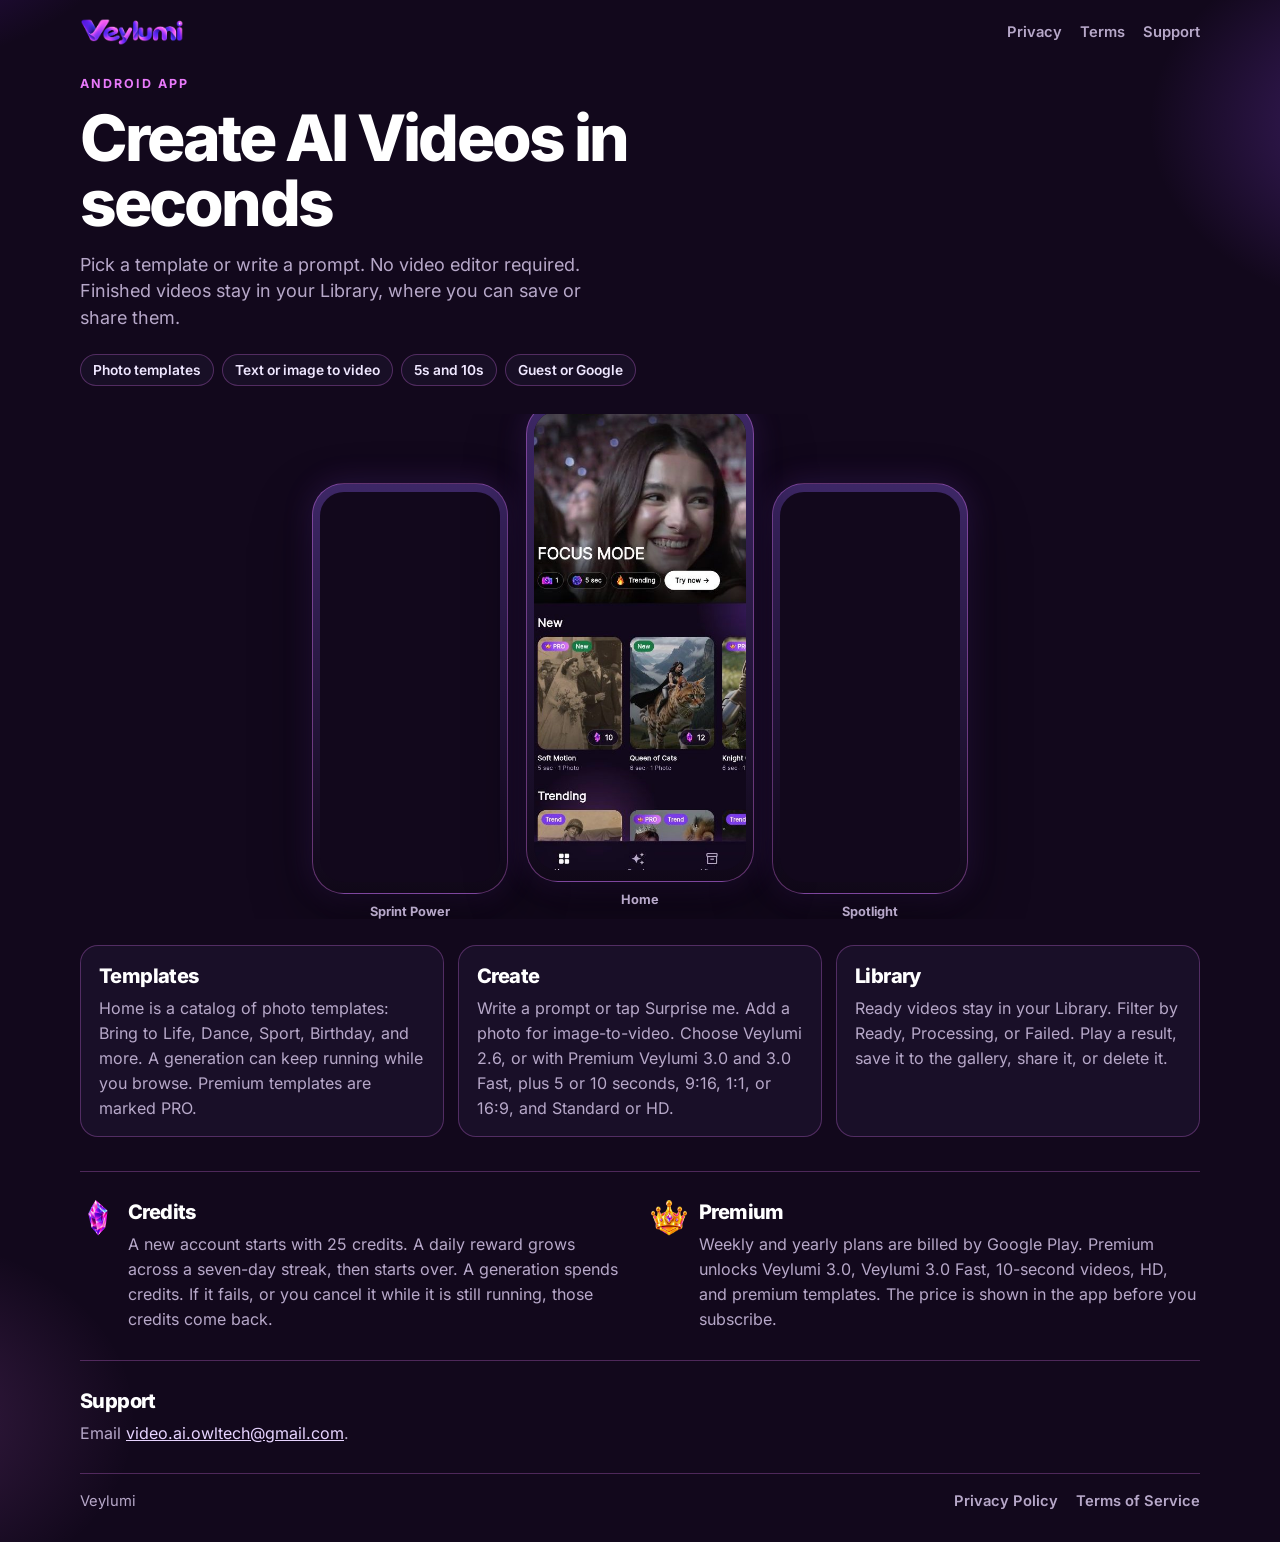
<file: index.html>
<!DOCTYPE html>
<html lang="en">
<head>
  <meta charset="utf-8">
  <meta name="viewport" content="width=device-width, initial-scale=1">
  <title>Veylumi — AI video</title>
  <meta name="description" content="Veylumi is an Android app that turns a photo or a short prompt into an AI video. Templates, a library, credits, and Premium.">
  <link rel="canonical" href="https://veylumi.xyz/">
  <link rel="icon" href="/assets/icon.png" type="image/png">
  <link rel="stylesheet" href="/css/site.css">
</head>
<body>
  <a class="skip" href="#main">Skip to content</a>
  <header class="wrap site-header">
    <a class="logo" href="/"><img src="/assets/logo.png" alt="Veylumi"></a>
    <nav aria-label="Primary">
      <a href="/privacy/">Privacy</a>
      <a href="/terms/">Terms</a>
      <a href="mailto:video.ai.owltech@gmail.com">Support</a>
    </nav>
  </header>

  <main id="main">
    <section class="wrap hero">
      <div class="hero-copy">
        <p class="kicker">Android app</p>
        <h1>Create AI Videos in seconds</h1>
        <p class="lede">Pick a template or write a prompt. No video editor required. Finished videos stay in your Library, where you can save or share them.</p>
        <div class="hero-points">
          <span>Photo templates</span>
          <span>Text or image to video</span>
          <span>5s and 10s</span>
          <span>Guest or Google</span>
        </div>
      </div>
      <div class="stage" aria-label="App screens">
        <figure class="phone">
          <div class="shell">
            <div class="screen">
              <video src="/media/sprint.mp4" autoplay muted loop playsinline preload="metadata"></video>
            </div>
          </div>
          <figcaption>Sprint Power</figcaption>
        </figure>
        <figure class="phone front">
          <div class="shell">
            <div class="screen">
              <img src="/media/home.jpg" alt="Veylumi home screen: Focus Mode, New templates, and the tab bar">
            </div>
          </div>
          <figcaption>Home</figcaption>
        </figure>
        <figure class="phone">
          <div class="shell">
            <div class="screen">
              <video src="/media/spotlight.mp4" autoplay muted loop playsinline preload="metadata"></video>
            </div>
          </div>
          <figcaption>Spotlight</figcaption>
        </figure>
      </div>
    </section>

    <section class="wrap features" aria-label="What the app does">
      <article class="card">
        <h2>Templates</h2>
        <p>Home is a catalog of photo templates: Bring to Life, Dance, Sport, Birthday, and more. A generation can keep running while you browse. Premium templates are marked PRO.</p>
      </article>
      <article class="card">
        <h2>Create</h2>
        <p>Write a prompt or tap Surprise me. Add a photo for image-to-video. Choose Veylumi 2.6, or with Premium Veylumi 3.0 and 3.0 Fast, plus 5 or 10 seconds, 9:16, 1:1, or 16:9, and Standard or HD.</p>
      </article>
      <article class="card">
        <h2>Library</h2>
        <p>Ready videos stay in your Library. Filter by Ready, Processing, or Failed. Play a result, save it to the gallery, share it, or delete it.</p>
      </article>
    </section>

    <section class="wrap band">
      <div class="band-grid">
        <div class="with-icon">
          <img src="/assets/gem.png" alt="">
          <div>
            <h2>Credits</h2>
            <p>A new account starts with 25 credits. A daily reward grows across a seven-day streak, then starts over. A generation spends credits. If it fails, or you cancel it while it is still running, those credits come back.</p>
          </div>
        </div>
        <div class="with-icon">
          <img src="/assets/crown.png" alt="">
          <div>
            <h2>Premium</h2>
            <p>Weekly and yearly plans are billed by Google Play. Premium unlocks Veylumi 3.0, Veylumi 3.0 Fast, 10-second videos, HD, and premium templates. The price is shown in the app before you subscribe.</p>
          </div>
        </div>
      </div>
    </section>

    <section class="wrap support">
      <h2>Support</h2>
      <p>Email <a href="mailto:video.ai.owltech@gmail.com">video.ai.owltech@gmail.com</a>.</p>
    </section>
  </main>

  <footer class="wrap site-footer">
    <span>Veylumi</span>
    <nav aria-label="Legal">
      <a href="/privacy/">Privacy Policy</a>
      <a href="/terms/">Terms of Service</a>
    </nav>
  </footer>
</body>
</html>
</file>
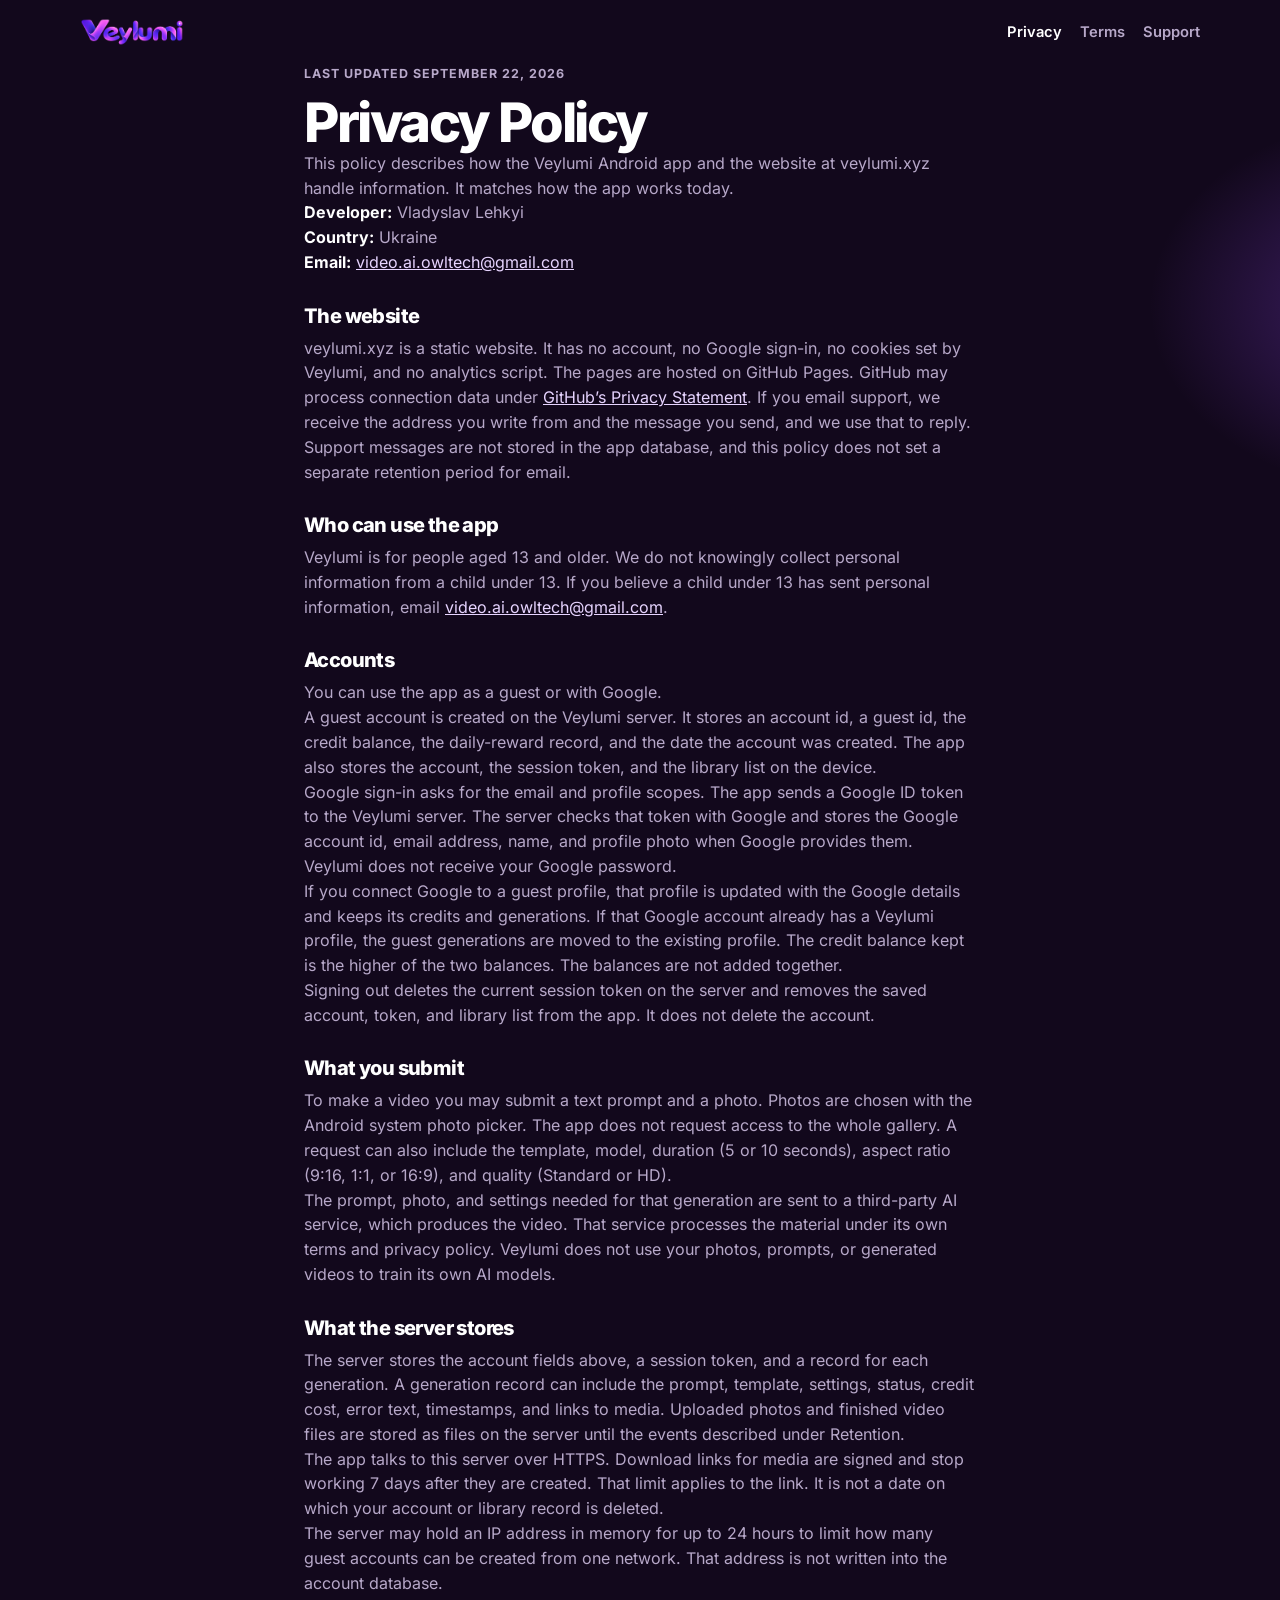
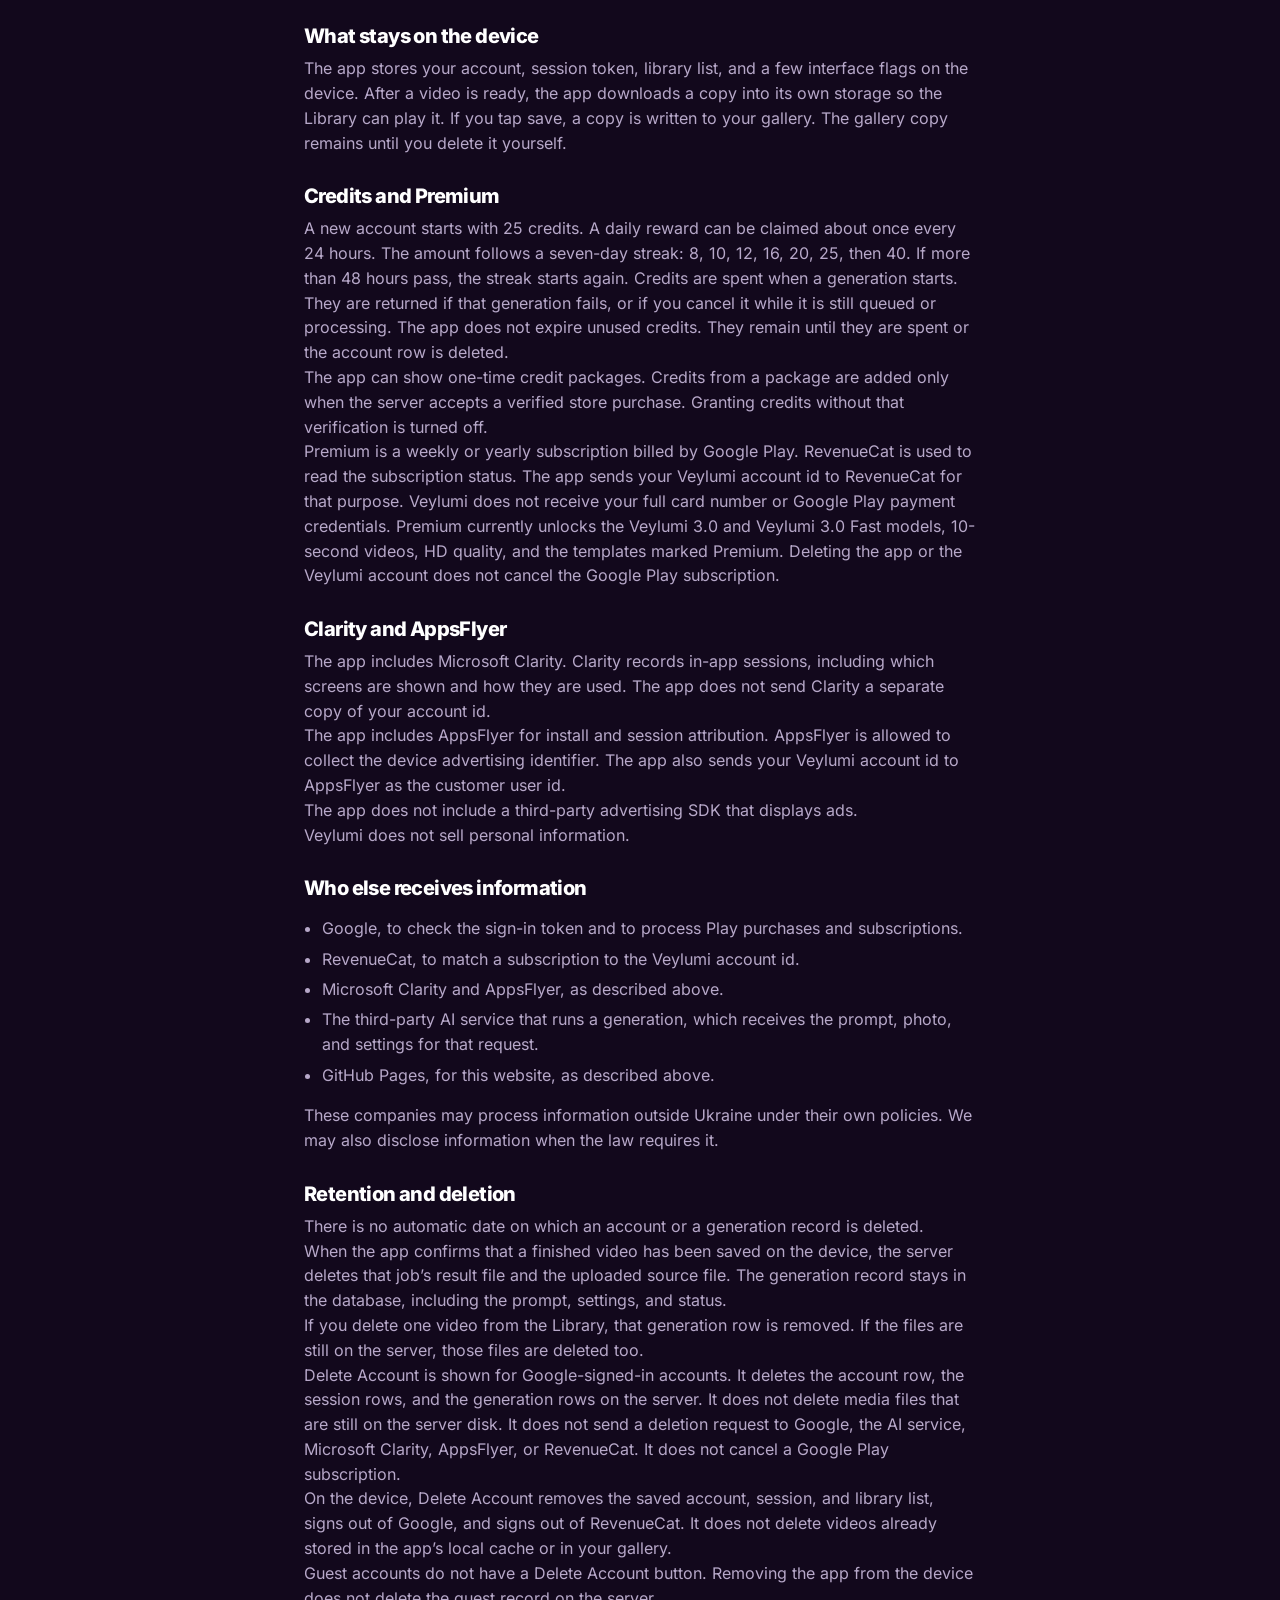
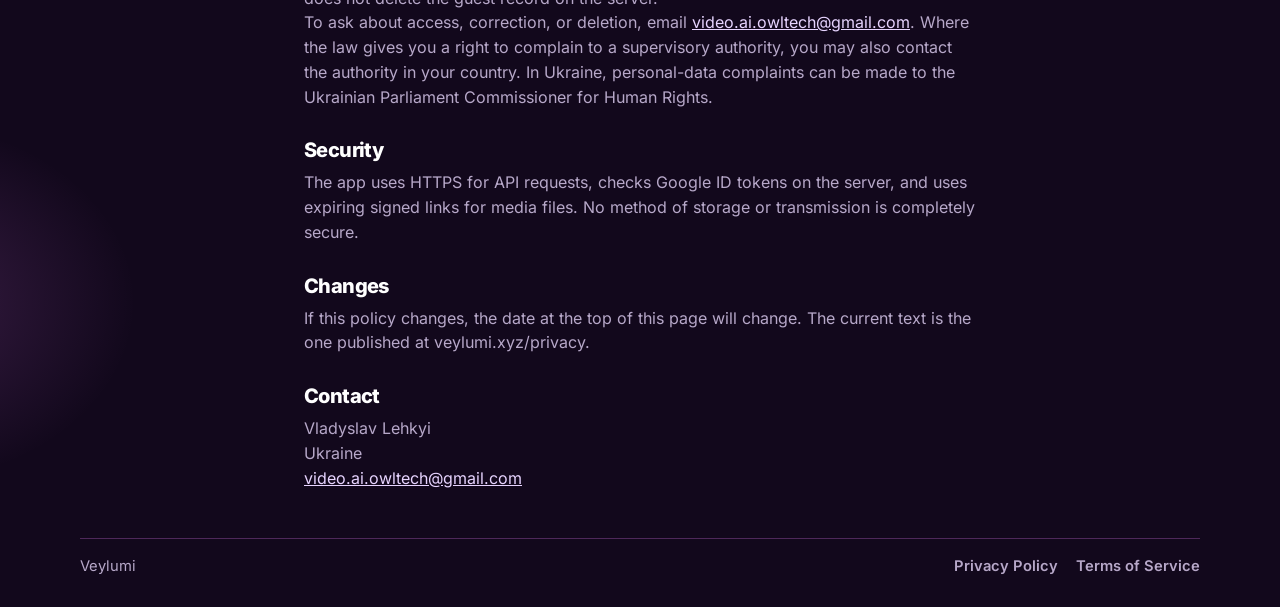
<file: privacy/index.html>
<!DOCTYPE html>
<html lang="en">
<head>
  <meta charset="utf-8">
  <meta name="viewport" content="width=device-width, initial-scale=1">
  <title>Privacy Policy — Veylumi</title>
  <meta name="description" content="Privacy Policy for the Veylumi Android app and the veylumi.xyz website.">
  <link rel="canonical" href="https://veylumi.xyz/privacy/">
  <link rel="icon" href="/assets/icon.png" type="image/png">
  <link rel="stylesheet" href="/css/site.css">
</head>
<body>
  <a class="skip" href="#main">Skip to content</a>
  <header class="wrap site-header">
    <a class="logo" href="/"><img src="/assets/logo.png" alt="Veylumi"></a>
    <nav aria-label="Primary">
      <a href="/privacy/" aria-current="page">Privacy</a>
      <a href="/terms/">Terms</a>
      <a href="mailto:video.ai.owltech@gmail.com">Support</a>
    </nav>
  </header>
  <main id="main" class="legal">
    <p class="updated">Last updated September 22, 2026</p>
    <h1>Privacy Policy</h1>
    <p>This policy describes how the Veylumi Android app and the website at veylumi.xyz handle information. It matches how the app works today.</p>
    <p><strong>Developer:</strong> Vladyslav Lehkyi<br>
    <strong>Country:</strong> Ukraine<br>
    <strong>Email:</strong> <a href="mailto:video.ai.owltech@gmail.com">video.ai.owltech@gmail.com</a></p>

    <h2>The website</h2>
    <p>veylumi.xyz is a static website. It has no account, no Google sign-in, no cookies set by Veylumi, and no analytics script. The pages are hosted on GitHub Pages. GitHub may process connection data under <a href="https://docs.github.com/en/site-policy/privacy-policies/github-general-privacy-statement">GitHub’s Privacy Statement</a>. If you email support, we receive the address you write from and the message you send, and we use that to reply. Support messages are not stored in the app database, and this policy does not set a separate retention period for email.</p>

    <h2>Who can use the app</h2>
    <p>Veylumi is for people aged 13 and older. We do not knowingly collect personal information from a child under 13. If you believe a child under 13 has sent personal information, email <a href="mailto:video.ai.owltech@gmail.com">video.ai.owltech@gmail.com</a>.</p>

    <h2>Accounts</h2>
    <p>You can use the app as a guest or with Google.</p>
    <p>A guest account is created on the Veylumi server. It stores an account id, a guest id, the credit balance, the daily-reward record, and the date the account was created. The app also stores the account, the session token, and the library list on the device.</p>
    <p>Google sign-in asks for the email and profile scopes. The app sends a Google ID token to the Veylumi server. The server checks that token with Google and stores the Google account id, email address, name, and profile photo when Google provides them. Veylumi does not receive your Google password.</p>
    <p>If you connect Google to a guest profile, that profile is updated with the Google details and keeps its credits and generations. If that Google account already has a Veylumi profile, the guest generations are moved to the existing profile. The credit balance kept is the higher of the two balances. The balances are not added together.</p>
    <p>Signing out deletes the current session token on the server and removes the saved account, token, and library list from the app. It does not delete the account.</p>

    <h2>What you submit</h2>
    <p>To make a video you may submit a text prompt and a photo. Photos are chosen with the Android system photo picker. The app does not request access to the whole gallery. A request can also include the template, model, duration (5 or 10 seconds), aspect ratio (9:16, 1:1, or 16:9), and quality (Standard or HD).</p>
    <p>The prompt, photo, and settings needed for that generation are sent to a third-party AI service, which produces the video. That service processes the material under its own terms and privacy policy. Veylumi does not use your photos, prompts, or generated videos to train its own AI models.</p>

    <h2>What the server stores</h2>
    <p>The server stores the account fields above, a session token, and a record for each generation. A generation record can include the prompt, template, settings, status, credit cost, error text, timestamps, and links to media. Uploaded photos and finished video files are stored as files on the server until the events described under Retention.</p>
    <p>The app talks to this server over HTTPS. Download links for media are signed and stop working 7 days after they are created. That limit applies to the link. It is not a date on which your account or library record is deleted.</p>
    <p>The server may hold an IP address in memory for up to 24 hours to limit how many guest accounts can be created from one network. That address is not written into the account database.</p>

    <h2>What stays on the device</h2>
    <p>The app stores your account, session token, library list, and a few interface flags on the device. After a video is ready, the app downloads a copy into its own storage so the Library can play it. If you tap save, a copy is written to your gallery. The gallery copy remains until you delete it yourself.</p>

    <h2>Credits and Premium</h2>
    <p>A new account starts with 25 credits. A daily reward can be claimed about once every 24 hours. The amount follows a seven-day streak: 8, 10, 12, 16, 20, 25, then 40. If more than 48 hours pass, the streak starts again. Credits are spent when a generation starts. They are returned if that generation fails, or if you cancel it while it is still queued or processing. The app does not expire unused credits. They remain until they are spent or the account row is deleted.</p>
    <p>The app can show one-time credit packages. Credits from a package are added only when the server accepts a verified store purchase. Granting credits without that verification is turned off.</p>
    <p>Premium is a weekly or yearly subscription billed by Google Play. RevenueCat is used to read the subscription status. The app sends your Veylumi account id to RevenueCat for that purpose. Veylumi does not receive your full card number or Google Play payment credentials. Premium currently unlocks the Veylumi 3.0 and Veylumi 3.0 Fast models, 10-second videos, HD quality, and the templates marked Premium. Deleting the app or the Veylumi account does not cancel the Google Play subscription.</p>

    <h2>Clarity and AppsFlyer</h2>
    <p>The app includes Microsoft Clarity. Clarity records in-app sessions, including which screens are shown and how they are used. The app does not send Clarity a separate copy of your account id.</p>
    <p>The app includes AppsFlyer for install and session attribution. AppsFlyer is allowed to collect the device advertising identifier. The app also sends your Veylumi account id to AppsFlyer as the customer user id.</p>
    <p>The app does not include a third-party advertising SDK that displays ads.</p>
    <p>Veylumi does not sell personal information.</p>

    <h2>Who else receives information</h2>
    <ul>
      <li>Google, to check the sign-in token and to process Play purchases and subscriptions.</li>
      <li>RevenueCat, to match a subscription to the Veylumi account id.</li>
      <li>Microsoft Clarity and AppsFlyer, as described above.</li>
      <li>The third-party AI service that runs a generation, which receives the prompt, photo, and settings for that request.</li>
      <li>GitHub Pages, for this website, as described above.</li>
    </ul>
    <p>These companies may process information outside Ukraine under their own policies. We may also disclose information when the law requires it.</p>

    <h2>Retention and deletion</h2>
    <p>There is no automatic date on which an account or a generation record is deleted.</p>
    <p>When the app confirms that a finished video has been saved on the device, the server deletes that job’s result file and the uploaded source file. The generation record stays in the database, including the prompt, settings, and status.</p>
    <p>If you delete one video from the Library, that generation row is removed. If the files are still on the server, those files are deleted too.</p>
    <p>Delete Account is shown for Google-signed-in accounts. It deletes the account row, the session rows, and the generation rows on the server. It does not delete media files that are still on the server disk. It does not send a deletion request to Google, the AI service, Microsoft Clarity, AppsFlyer, or RevenueCat. It does not cancel a Google Play subscription.</p>
    <p>On the device, Delete Account removes the saved account, session, and library list, signs out of Google, and signs out of RevenueCat. It does not delete videos already stored in the app’s local cache or in your gallery.</p>
    <p>Guest accounts do not have a Delete Account button. Removing the app from the device does not delete the guest record on the server.</p>
    <p>To ask about access, correction, or deletion, email <a href="mailto:video.ai.owltech@gmail.com">video.ai.owltech@gmail.com</a>. Where the law gives you a right to complain to a supervisory authority, you may also contact the authority in your country. In Ukraine, personal-data complaints can be made to the Ukrainian Parliament Commissioner for Human Rights.</p>

    <h2>Security</h2>
    <p>The app uses HTTPS for API requests, checks Google ID tokens on the server, and uses expiring signed links for media files. No method of storage or transmission is completely secure.</p>

    <h2>Changes</h2>
    <p>If this policy changes, the date at the top of this page will change. The current text is the one published at veylumi.xyz/privacy.</p>

    <h2>Contact</h2>
    <p>Vladyslav Lehkyi<br>
    Ukraine<br>
    <a href="mailto:video.ai.owltech@gmail.com">video.ai.owltech@gmail.com</a></p>
  </main>
  <footer class="wrap site-footer">
    <span>Veylumi</span>
    <nav aria-label="Legal">
      <a href="/privacy/">Privacy Policy</a>
      <a href="/terms/">Terms of Service</a>
    </nav>
  </footer>
</body>
</html>
</file>
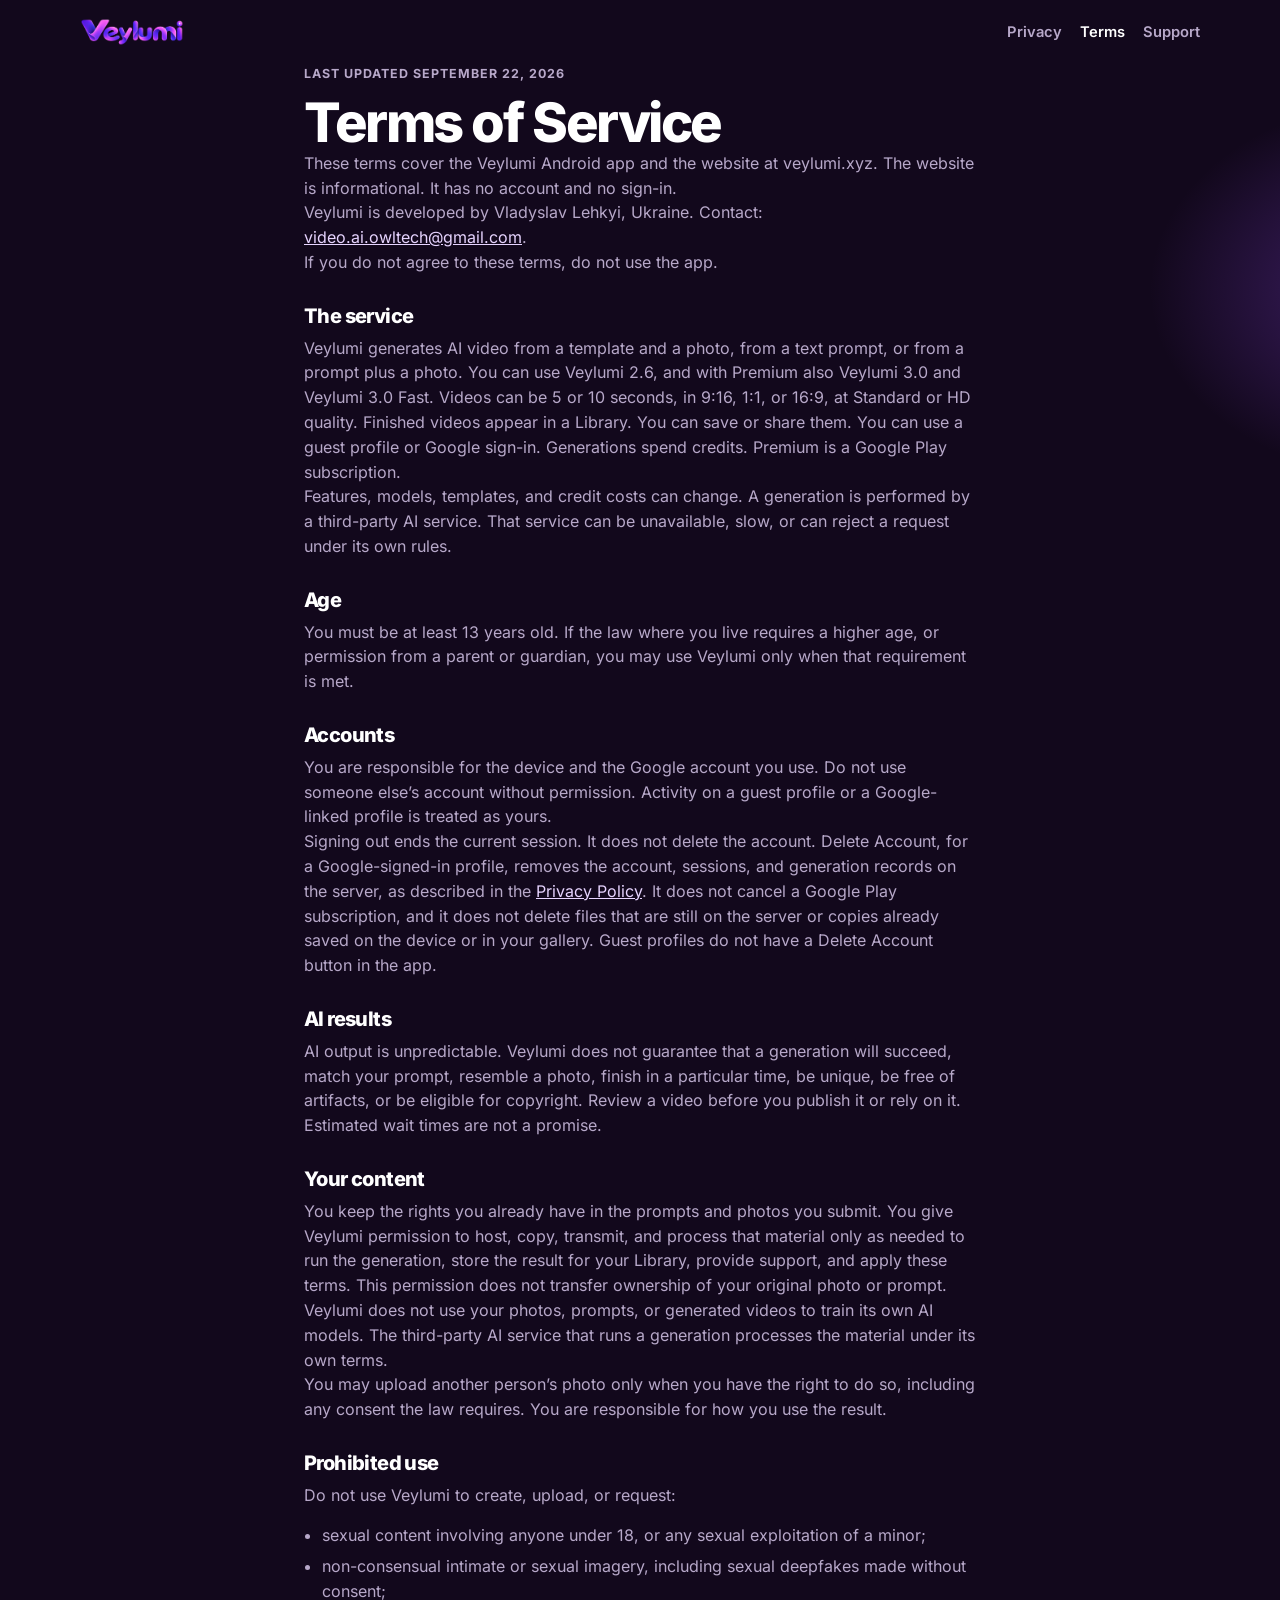
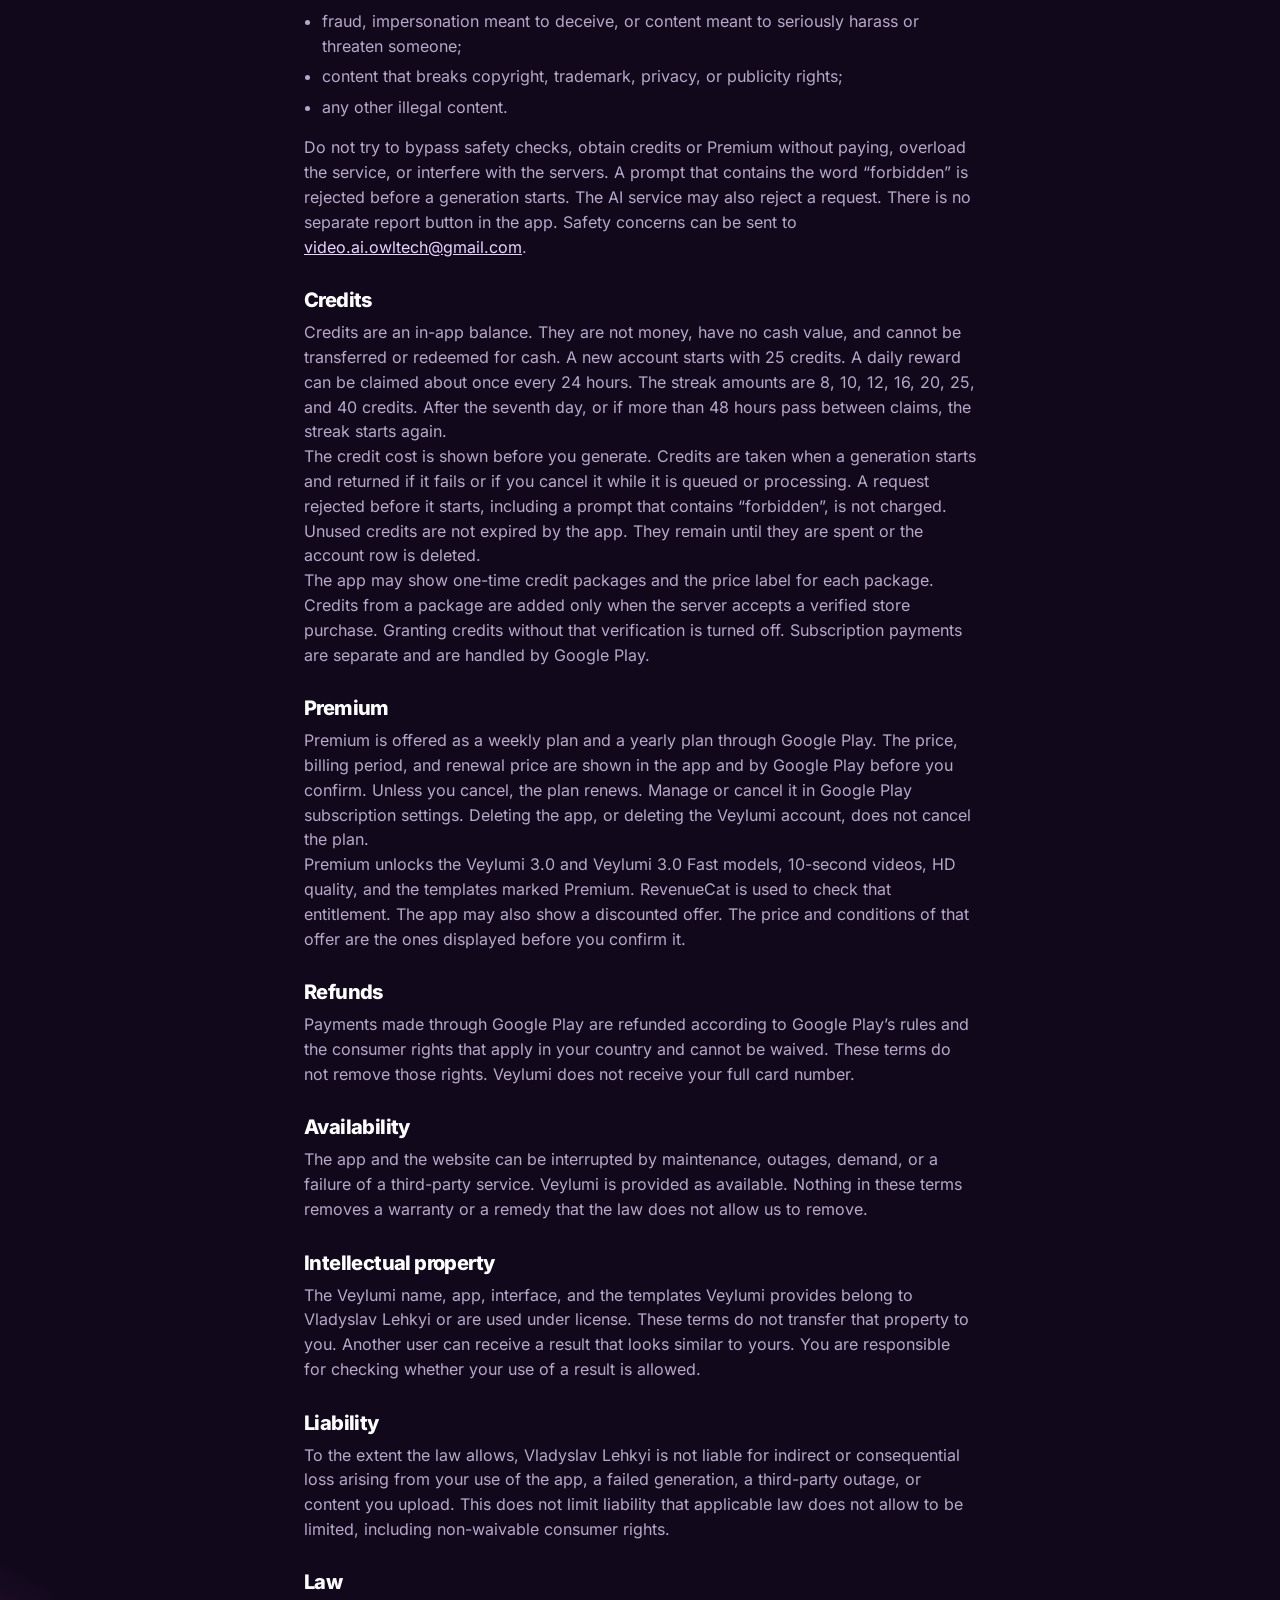
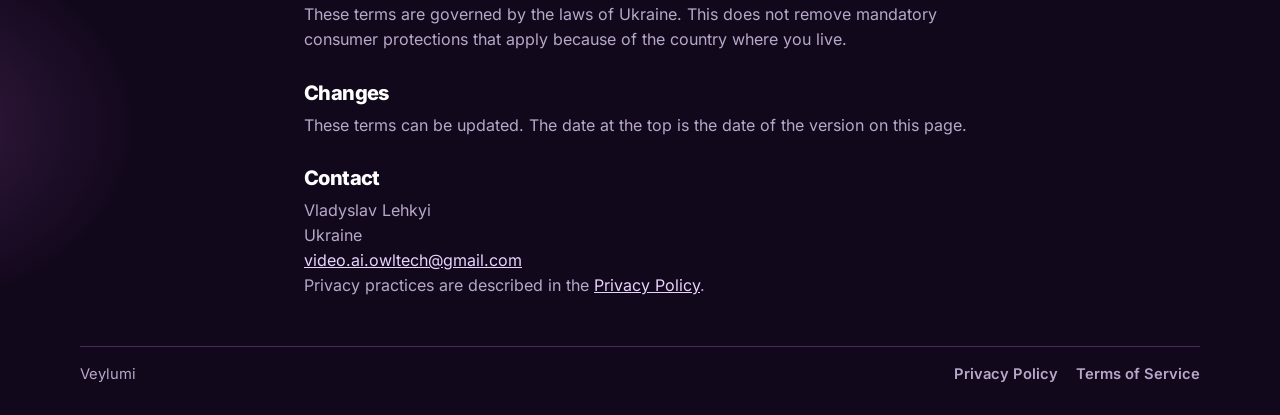
<file: terms/index.html>
<!DOCTYPE html>
<html lang="en">
<head>
  <meta charset="utf-8">
  <meta name="viewport" content="width=device-width, initial-scale=1">
  <title>Terms of Service — Veylumi</title>
  <meta name="description" content="Terms of Service for the Veylumi Android app and the veylumi.xyz website.">
  <link rel="canonical" href="https://veylumi.xyz/terms/">
  <link rel="icon" href="/assets/icon.png" type="image/png">
  <link rel="stylesheet" href="/css/site.css">
</head>
<body>
  <a class="skip" href="#main">Skip to content</a>
  <header class="wrap site-header">
    <a class="logo" href="/"><img src="/assets/logo.png" alt="Veylumi"></a>
    <nav aria-label="Primary">
      <a href="/privacy/">Privacy</a>
      <a href="/terms/" aria-current="page">Terms</a>
      <a href="mailto:video.ai.owltech@gmail.com">Support</a>
    </nav>
  </header>
  <main id="main" class="legal">
    <p class="updated">Last updated September 22, 2026</p>
    <h1>Terms of Service</h1>
    <p>These terms cover the Veylumi Android app and the website at veylumi.xyz. The website is informational. It has no account and no sign-in.</p>
    <p>Veylumi is developed by Vladyslav Lehkyi, Ukraine. Contact: <a href="mailto:video.ai.owltech@gmail.com">video.ai.owltech@gmail.com</a>.</p>
    <p>If you do not agree to these terms, do not use the app.</p>

    <h2>The service</h2>
    <p>Veylumi generates AI video from a template and a photo, from a text prompt, or from a prompt plus a photo. You can use Veylumi 2.6, and with Premium also Veylumi 3.0 and Veylumi 3.0 Fast. Videos can be 5 or 10 seconds, in 9:16, 1:1, or 16:9, at Standard or HD quality. Finished videos appear in a Library. You can save or share them. You can use a guest profile or Google sign-in. Generations spend credits. Premium is a Google Play subscription.</p>
    <p>Features, models, templates, and credit costs can change. A generation is performed by a third-party AI service. That service can be unavailable, slow, or can reject a request under its own rules.</p>

    <h2>Age</h2>
    <p>You must be at least 13 years old. If the law where you live requires a higher age, or permission from a parent or guardian, you may use Veylumi only when that requirement is met.</p>

    <h2>Accounts</h2>
    <p>You are responsible for the device and the Google account you use. Do not use someone else’s account without permission. Activity on a guest profile or a Google-linked profile is treated as yours.</p>
    <p>Signing out ends the current session. It does not delete the account. Delete Account, for a Google-signed-in profile, removes the account, sessions, and generation records on the server, as described in the <a href="/privacy/">Privacy Policy</a>. It does not cancel a Google Play subscription, and it does not delete files that are still on the server or copies already saved on the device or in your gallery. Guest profiles do not have a Delete Account button in the app.</p>

    <h2>AI results</h2>
    <p>AI output is unpredictable. Veylumi does not guarantee that a generation will succeed, match your prompt, resemble a photo, finish in a particular time, be unique, be free of artifacts, or be eligible for copyright. Review a video before you publish it or rely on it. Estimated wait times are not a promise.</p>

    <h2>Your content</h2>
    <p>You keep the rights you already have in the prompts and photos you submit. You give Veylumi permission to host, copy, transmit, and process that material only as needed to run the generation, store the result for your Library, provide support, and apply these terms. This permission does not transfer ownership of your original photo or prompt.</p>
    <p>Veylumi does not use your photos, prompts, or generated videos to train its own AI models. The third-party AI service that runs a generation processes the material under its own terms.</p>
    <p>You may upload another person’s photo only when you have the right to do so, including any consent the law requires. You are responsible for how you use the result.</p>

    <h2>Prohibited use</h2>
    <p>Do not use Veylumi to create, upload, or request:</p>
    <ul>
      <li>sexual content involving anyone under 18, or any sexual exploitation of a minor;</li>
      <li>non-consensual intimate or sexual imagery, including sexual deepfakes made without consent;</li>
      <li>fraud, impersonation meant to deceive, or content meant to seriously harass or threaten someone;</li>
      <li>content that breaks copyright, trademark, privacy, or publicity rights;</li>
      <li>any other illegal content.</li>
    </ul>
    <p>Do not try to bypass safety checks, obtain credits or Premium without paying, overload the service, or interfere with the servers. A prompt that contains the word “forbidden” is rejected before a generation starts. The AI service may also reject a request. There is no separate report button in the app. Safety concerns can be sent to <a href="mailto:video.ai.owltech@gmail.com">video.ai.owltech@gmail.com</a>.</p>

    <h2>Credits</h2>
    <p>Credits are an in-app balance. They are not money, have no cash value, and cannot be transferred or redeemed for cash. A new account starts with 25 credits. A daily reward can be claimed about once every 24 hours. The streak amounts are 8, 10, 12, 16, 20, 25, and 40 credits. After the seventh day, or if more than 48 hours pass between claims, the streak starts again.</p>
    <p>The credit cost is shown before you generate. Credits are taken when a generation starts and returned if it fails or if you cancel it while it is queued or processing. A request rejected before it starts, including a prompt that contains “forbidden”, is not charged. Unused credits are not expired by the app. They remain until they are spent or the account row is deleted.</p>
    <p>The app may show one-time credit packages and the price label for each package. Credits from a package are added only when the server accepts a verified store purchase. Granting credits without that verification is turned off. Subscription payments are separate and are handled by Google Play.</p>

    <h2>Premium</h2>
    <p>Premium is offered as a weekly plan and a yearly plan through Google Play. The price, billing period, and renewal price are shown in the app and by Google Play before you confirm. Unless you cancel, the plan renews. Manage or cancel it in Google Play subscription settings. Deleting the app, or deleting the Veylumi account, does not cancel the plan.</p>
    <p>Premium unlocks the Veylumi 3.0 and Veylumi 3.0 Fast models, 10-second videos, HD quality, and the templates marked Premium. RevenueCat is used to check that entitlement. The app may also show a discounted offer. The price and conditions of that offer are the ones displayed before you confirm it.</p>

    <h2>Refunds</h2>
    <p>Payments made through Google Play are refunded according to Google Play’s rules and the consumer rights that apply in your country and cannot be waived. These terms do not remove those rights. Veylumi does not receive your full card number.</p>

    <h2>Availability</h2>
    <p>The app and the website can be interrupted by maintenance, outages, demand, or a failure of a third-party service. Veylumi is provided as available. Nothing in these terms removes a warranty or a remedy that the law does not allow us to remove.</p>

    <h2>Intellectual property</h2>
    <p>The Veylumi name, app, interface, and the templates Veylumi provides belong to Vladyslav Lehkyi or are used under license. These terms do not transfer that property to you. Another user can receive a result that looks similar to yours. You are responsible for checking whether your use of a result is allowed.</p>

    <h2>Liability</h2>
    <p>To the extent the law allows, Vladyslav Lehkyi is not liable for indirect or consequential loss arising from your use of the app, a failed generation, a third-party outage, or content you upload. This does not limit liability that applicable law does not allow to be limited, including non-waivable consumer rights.</p>

    <h2>Law</h2>
    <p>These terms are governed by the laws of Ukraine. This does not remove mandatory consumer protections that apply because of the country where you live.</p>

    <h2>Changes</h2>
    <p>These terms can be updated. The date at the top is the date of the version on this page.</p>

    <h2>Contact</h2>
    <p>Vladyslav Lehkyi<br>
    Ukraine<br>
    <a href="mailto:video.ai.owltech@gmail.com">video.ai.owltech@gmail.com</a></p>
    <p>Privacy practices are described in the <a href="/privacy/">Privacy Policy</a>.</p>
  </main>
  <footer class="wrap site-footer">
    <span>Veylumi</span>
    <nav aria-label="Legal">
      <a href="/privacy/">Privacy Policy</a>
      <a href="/terms/">Terms of Service</a>
    </nav>
  </footer>
</body>
</html>
</file>
<file: css/site.css>
@font-face {
  font-family: Inter;
  font-style: normal;
  font-weight: 400;
  font-display: swap;
  src: url("/fonts/inter-400.woff2") format("woff2");
}
@font-face {
  font-family: Inter;
  font-style: normal;
  font-weight: 600;
  font-display: swap;
  src: url("/fonts/inter-600.woff2") format("woff2");
}
@font-face {
  font-family: Inter;
  font-style: normal;
  font-weight: 700;
  font-display: swap;
  src: url("/fonts/inter-700.woff2") format("woff2");
}
@font-face {
  font-family: Inter;
  font-style: normal;
  font-weight: 800;
  font-display: swap;
  src: url("/fonts/inter-800.woff2") format("woff2");
}

:root {
  --bg: #12081c;
  --surface: #1b122c;
  --surface2: #2c1b45;
  --text: #fff;
  --muted: #b7a8c9;
  --coin: #ffb020;
  --primary: #9b4dff;
  --line: rgba(232, 121, 249, 0.28);
  --grad: linear-gradient(90deg, #6b21c8, #9b4dff 55%, #e879f9);
  --max: 1120px;
}

* { box-sizing: border-box; }

html { scroll-behavior: smooth; }

body {
  margin: 0;
  min-height: 100vh;
  color: var(--text);
  font-family: Inter, "Segoe UI", system-ui, sans-serif;
  background:
    radial-gradient(420px 320px at -10% -10%, rgba(107, 33, 200, 0.55), transparent 70%),
    radial-gradient(380px 280px at 110% 8%, rgba(155, 77, 255, 0.35), transparent 68%),
    radial-gradient(340px 260px at -8% 92%, rgba(232, 121, 249, 0.18), transparent 70%),
    var(--bg);
}

a { color: #e7d4ff; }
a:hover { color: #fff; }

.skip {
  position: absolute;
  left: 12px;
  top: 12px;
  transform: translateY(-160%);
  background: var(--grad);
  color: #fff;
  padding: 8px 12px;
  z-index: 20;
  border-radius: 999px;
  text-decoration: none;
}
.skip:focus { transform: none; }

.wrap {
  width: min(var(--max), calc(100% - 40px));
  max-width: 100%;
  min-width: 0;
  margin: 0 auto;
}

.site-header {
  display: flex;
  align-items: center;
  justify-content: space-between;
  gap: 20px;
  padding: 18px 0;
}

.logo {
  display: flex;
  align-items: center;
  text-decoration: none;
}
.logo {
  min-width: 0;
  max-width: 180px;
}
.logo img {
  height: 28px;
  width: 148px;
  max-width: 100%;
  object-fit: contain;
  object-position: left center;
  display: block;
}

.site-header nav,
.site-footer nav {
  display: flex;
  flex-wrap: wrap;
  gap: 8px 18px;
}
.site-header nav a,
.site-footer nav a {
  color: var(--muted);
  text-decoration: none;
  font-size: 0.92rem;
  font-weight: 600;
}
.site-header nav a:hover,
.site-header nav a[aria-current="page"],
.site-footer nav a:hover {
  color: #fff;
}

.hero {
  padding: 12px 0 8px;
}
.hero-copy {
  width: 100%;
  max-width: 640px;
}

.kicker {
  margin: 0 0 14px;
  color: #e879f9;
  font-size: 0.78rem;
  font-weight: 700;
  letter-spacing: 0.16em;
  text-transform: uppercase;
}

h1 {
  margin: 0;
  font-size: clamp(2.5rem, 5vw, 4.3rem);
  font-weight: 800;
  letter-spacing: -0.045em;
  line-height: 1.02;
}

.lede {
  margin: 16px 0 0;
  max-width: min(34rem, 100%);
  color: var(--muted);
  font-size: 1.12rem;
  line-height: 1.5;
  overflow-wrap: anywhere;
}

.hero-points {
  display: flex;
  flex-wrap: wrap;
  gap: 8px;
  margin-top: 22px;
  max-width: 100%;
}
.hero-points span {
  border: 1px solid var(--line);
  background: rgba(27, 18, 44, 0.72);
  border-radius: 999px;
  padding: 7px 12px;
  color: #efe7ff;
  font-size: 0.86rem;
  font-weight: 600;
}

.stage {
  display: flex;
  align-items: flex-end;
  justify-content: center;
  gap: 18px;
  width: 100%;
  max-width: 100%;
  min-width: 0;
  margin: 28px 0 8px;
  overflow-x: auto;
  contain: inline-size;
}
html, body {
  width: 100%;
  min-width: 0;
  max-width: 100%;
  overflow-x: hidden;
}

.phone {
  width: 196px;
  max-width: 196px;
  min-width: 196px;
  flex: 0 0 196px;
  margin: 0;
  padding: 0;
  background: none;
  border: 0;
  box-shadow: none;
}
.phone.front {
  width: 228px;
  max-width: 228px;
  min-width: 228px;
  flex-basis: 228px;
  transform: translateY(-12px);
}
.shell {
  padding: 8px 7px 11px;
  border-radius: 32px;
  background: linear-gradient(180deg, #3d2766, #100818);
  border: 1px solid rgba(232, 121, 249, 0.38);
  box-shadow: 0 24px 60px rgba(0, 0, 0, 0.45), 0 0 30px rgba(155, 77, 255, 0.18);
}
.screen {
  position: relative;
  aspect-ratio: 9 / 19.5;
  height: auto;
  border-radius: 24px;
  overflow: hidden;
  background: #12081c;
}
.screen video,
.screen img {
  position: absolute;
  inset: 0;
  width: 100%;
  height: 100%;
  object-fit: cover;
  object-position: center center;
  display: block;
}
.phone.front .screen img {
  object-position: 8% center;
}
.phone figcaption {
  margin: 10px 0 0;
  text-align: center;
  color: var(--muted);
  font-size: 0.8rem;
  font-weight: 700;
}
.screen::before { content: none; }

.appbar, .tabs, .block, .filters, .prompt, .section-label {
  position: relative;
  z-index: 1;
}

.appbar {
  display: flex;
  align-items: center;
  gap: 6px;
  padding: 12px 10px 6px;
}
.appbar .mark {
  height: 14px;
  width: 78px;
  max-width: 78px;
  min-width: 0;
  object-fit: contain;
  object-position: left center;
}
.spacer { flex: 1; }

.chip {
  display: inline-flex;
  align-items: center;
  gap: 4px;
  border-radius: 999px;
  background: var(--grad);
  color: #fff;
  font-size: 10px;
  font-weight: 800;
  padding: 4px 8px;
  line-height: 1;
}
.chip img, .cost img, .coin img { width: 12px; height: 12px; display: block; }
.coin {
  display: inline-flex;
  align-items: center;
  gap: 4px;
  background: var(--surface);
  border-radius: 999px;
  padding: 4px 8px;
  font-size: 12px;
  font-weight: 800;
}

.hero-card {
  position: relative;
  z-index: 1;
  margin: 8px 10px 0;
  height: 168px;
  border-radius: 16px;
  overflow: hidden;
  background: #2a1844 center/cover no-repeat;
}
.phone.front .hero-card { height: 196px; }
.hero-card .shade {
  position: absolute;
  inset: 0;
  background: linear-gradient(180deg, rgba(0, 0, 0, 0.15), transparent 35%, rgba(0, 0, 0, 0.78));
}
.hero-card .cap {
  position: absolute;
  left: 10px;
  right: 10px;
  bottom: 10px;
}
.hero-card strong {
  display: block;
  font-size: 18px;
  font-weight: 900;
  letter-spacing: 0.02em;
}
.hero-card em {
  display: block;
  margin-top: 2px;
  font-style: normal;
  color: #efe7ff;
  font-size: 11px;
}

.section-label {
  display: flex;
  justify-content: space-between;
  padding: 12px 12px 6px;
  font-size: 13px;
  font-weight: 800;
}
.section-label span { color: var(--muted); font-size: 11px; font-weight: 600; }

.row {
  position: relative;
  z-index: 1;
  display: flex;
  gap: 8px;
  padding: 0 10px;
}
.tcard { width: 108px; flex: 0 0 auto; }
.phone.front .tcard { width: 114px; }
.shot {
  background-color: #241433;
  background-position: center top;
  background-size: cover;
  background-repeat: no-repeat;
  position: relative;
  overflow: hidden;
}
.tcard .shot {
  height: 118px;
  border-radius: 14px;
}
.shot.dance { background: linear-gradient(160deg, #6b21c8, #e879f9 80%); }
.shot.sport { background: linear-gradient(160deg, #1b1230, #7c3aed); }
.badge {
  position: absolute;
  top: 6px;
  left: 6px;
  border-radius: 999px;
  padding: 2px 6px;
  font-size: 9px;
  font-weight: 800;
}
.badge.trend { background: #7c3aed; }
.badge.new { background: #187a44; }
.badge.pro { background: var(--grad); }
.cost {
  position: absolute;
  right: 6px;
  bottom: 6px;
  display: inline-flex;
  align-items: center;
  gap: 3px;
  background: rgba(18, 8, 31, 0.8);
  border: 1px solid rgba(255, 255, 255, 0.18);
  border-radius: 999px;
  padding: 3px 6px;
  font-size: 11px;
  font-weight: 800;
}
.tcard p {
  margin: 6px 0 0;
  font-size: 11px;
  font-weight: 600;
  white-space: nowrap;
  overflow: hidden;
  text-overflow: ellipsis;
}
.tcard small { color: var(--muted); font-size: 10px; }

.tabs {
  margin-top: auto;
  display: grid;
  grid-template-columns: repeat(4, 1fr);
  border-top: 1px solid rgba(232, 121, 249, 0.28);
  background: rgba(11, 6, 20, 0.92);
  padding: 7px 0 9px;
}
.tabs span {
  display: flex;
  flex-direction: column;
  align-items: center;
  gap: 2px;
  color: var(--muted);
  font-size: 9px;
  font-weight: 600;
}
.tabs span.on { color: #fff; }
.tabs svg { width: 16px; height: 16px; fill: currentColor; }

.block {
  padding: 4px 10px 0;
}
.block h3 {
  margin: 8px 0;
  font-size: 13px;
}
.prompt {
  background: var(--surface);
  border-radius: 14px;
  padding: 10px;
  min-height: 92px;
}
.prompt p {
  margin: 0;
  color: #efe7ff;
  font-size: 11px;
  line-height: 1.35;
}
.prompt .meta {
  display: flex;
  justify-content: space-between;
  margin-top: 10px;
  color: var(--muted);
  font-size: 10px;
}
.surprise {
  display: inline-flex;
  align-items: center;
  gap: 4px;
  color: #fff;
  font-weight: 600;
}
.surprise img { width: 14px; height: 14px; }

.pills {
  display: flex;
  flex-wrap: wrap;
  gap: 6px;
  margin-top: 10px;
}
.pills i {
  font-style: normal;
  background: var(--surface2);
  border-radius: 999px;
  padding: 4px 8px;
  font-size: 10px;
  font-weight: 700;
}
.pills i.lock { color: var(--coin); }

.photo-slot {
  margin-top: 10px;
  height: 72px;
  border-radius: 14px;
  border: 1px dashed rgba(183, 168, 201, 0.45);
  display: grid;
  place-items: center;
  color: var(--muted);
  font-size: 11px;
  font-weight: 600;
  background: rgba(27, 18, 44, 0.45) center/cover no-repeat;
}
.photo-slot.filled {
  border: 0;
  color: #fff;
  align-content: end;
  justify-items: start;
  padding: 8px;
}

.gen {
  position: relative;
  z-index: 1;
  margin: 12px 10px 8px;
  height: 36px;
  border-radius: 999px;
  display: flex;
  align-items: center;
  justify-content: center;
  gap: 6px;
  background: var(--grad);
  font-size: 13px;
  font-weight: 700;
}
.gen img { width: 14px; height: 14px; }

.filters {
  display: flex;
  gap: 6px;
  padding: 4px 10px 8px;
  overflow: hidden;
}
.filters b {
  border-radius: 999px;
  background: var(--surface);
  padding: 5px 8px;
  font-size: 10px;
  font-weight: 700;
}
.filters b.on { background: var(--grad); }

.lib-grid {
  position: relative;
  z-index: 1;
  display: grid;
  grid-template-columns: 1fr 1fr;
  gap: 8px;
  padding: 0 10px;
}
.lib-grid article {
  background: var(--surface);
  border-radius: 14px;
  overflow: hidden;
}
.lib-grid .shot { height: 132px; border-radius: 0; }
.lib-grid p {
  margin: 0;
  padding: 7px 8px 2px;
  font-size: 11px;
  font-weight: 700;
  white-space: nowrap;
  overflow: hidden;
  text-overflow: ellipsis;
}
.lib-grid small {
  display: block;
  padding: 0 8px 8px;
  color: var(--muted);
  font-size: 10px;
}
.ready { color: #30d158; }
.wait { color: var(--coin); }

.features {
  display: grid;
  grid-template-columns: repeat(3, 1fr);
  gap: 14px;
  padding: 10px 0 34px;
}
.card {
  background: rgba(27, 18, 44, 0.78);
  border: 1px solid var(--line);
  border-radius: 18px;
  padding: 18px 18px 16px;
}
.card h2, .band h2, .support h2, .legal h2 {
  margin: 0 0 8px;
  font-size: 1.25rem;
  font-weight: 800;
  letter-spacing: -0.03em;
}
.card p, .band p, .support p, .legal p, .legal li {
  margin: 0;
  color: var(--muted);
  line-height: 1.55;
}

.band, .support {
  border-top: 1px solid var(--line);
  padding: 28px 0;
}
.band-grid {
  display: grid;
  grid-template-columns: 1fr 1fr;
  gap: 22px;
}
.with-icon {
  display: flex;
  gap: 12px;
  align-items: flex-start;
}
.with-icon img { width: 36px; height: 36px; }

.site-footer {
  border-top: 1px solid var(--line);
  padding: 18px 0 32px;
  display: flex;
  justify-content: space-between;
  gap: 12px;
  flex-wrap: wrap;
  color: var(--muted);
  font-size: 0.92rem;
}

.legal {
  width: min(42rem, calc(100% - 40px));
  margin: 0 auto 48px;
}
.legal h1 {
  font-size: clamp(2.2rem, 5vw, 3.4rem);
  padding-top: 12px;
}
.updated {
  color: #e879f9;
  font-size: 0.78rem;
  font-weight: 700;
  letter-spacing: 0.08em;
  text-transform: uppercase;
}
.legal h2 { margin-top: 1.8rem; }
.legal strong { color: #fff; }
.legal ul { padding-left: 1.15rem; }
.legal li + li { margin-top: 0.35rem; }

@media (max-width: 980px) {
  .features, .band-grid { grid-template-columns: 1fr; }
  .hero, .hero-copy, .stage { min-width: 0; }
  .stage {
    justify-content: flex-start;
    overflow-x: auto;
    padding-bottom: 12px;
    scroll-snap-type: x mandatory;
  }
  .phone, .phone.front {
    scroll-snap-align: center;
    transform: none;
  }
}

@media (max-width: 720px) {
  .hero-copy, .lede, .hero-points { max-width: 340px; }
  .wrap, .legal {
    width: 100%;
    max-width: 100%;
    min-width: 0;
    margin: 0;
    padding-left: 16px;
    padding-right: 16px;
  }
  .site-header { align-items: flex-start; flex-direction: column; gap: 10px; }
  .logo img { height: 24px; }
}
</file>
